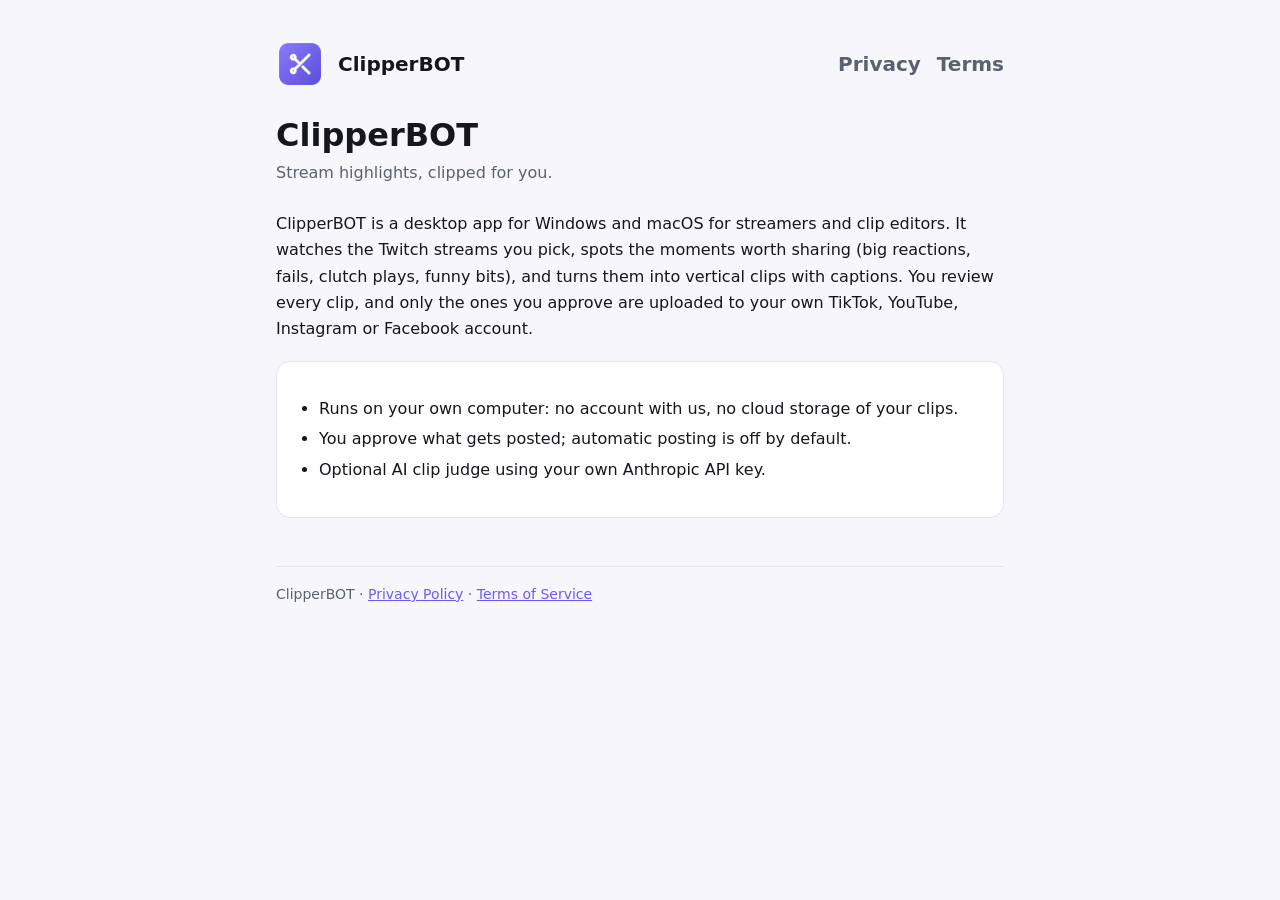
<file: index.html>
<!doctype html>
<html lang="en">
<head>
<meta charset="utf-8">
<meta name="viewport" content="width=device-width, initial-scale=1">
<title>ClipperBOT</title>
<link rel="icon" href="logo.png">
<link rel="stylesheet" href="style.css">
</head>
<body>
<main>
<header>
  <img src="logo.png" alt="">
  <a href="./">ClipperBOT</a>
  <nav><a href="privacy.html">Privacy</a><a href="terms.html">Terms</a></nav>
</header>

<h1>ClipperBOT</h1>
<p class="meta">Stream highlights, clipped for you.</p>

<p>ClipperBOT is a desktop app for Windows and macOS for streamers and clip editors. It watches the Twitch streams you
pick, spots the moments worth sharing (big reactions, fails, clutch plays, funny bits), and turns them into vertical
clips with captions. You review every clip, and only the ones you approve are uploaded to your own TikTok, YouTube,
Instagram or Facebook account.</p>

<div class="card">
  <ul>
    <li>Runs on your own computer: no account with us, no cloud storage of your clips.</li>
    <li>You approve what gets posted; automatic posting is off by default.</li>
    <li>Optional AI clip judge using your own Anthropic API key.</li>
  </ul>
</div>

<footer>ClipperBOT &middot; <a href="privacy.html">Privacy Policy</a> &middot; <a href="terms.html">Terms of Service</a></footer>
</main>
</body>
</html>
</file>
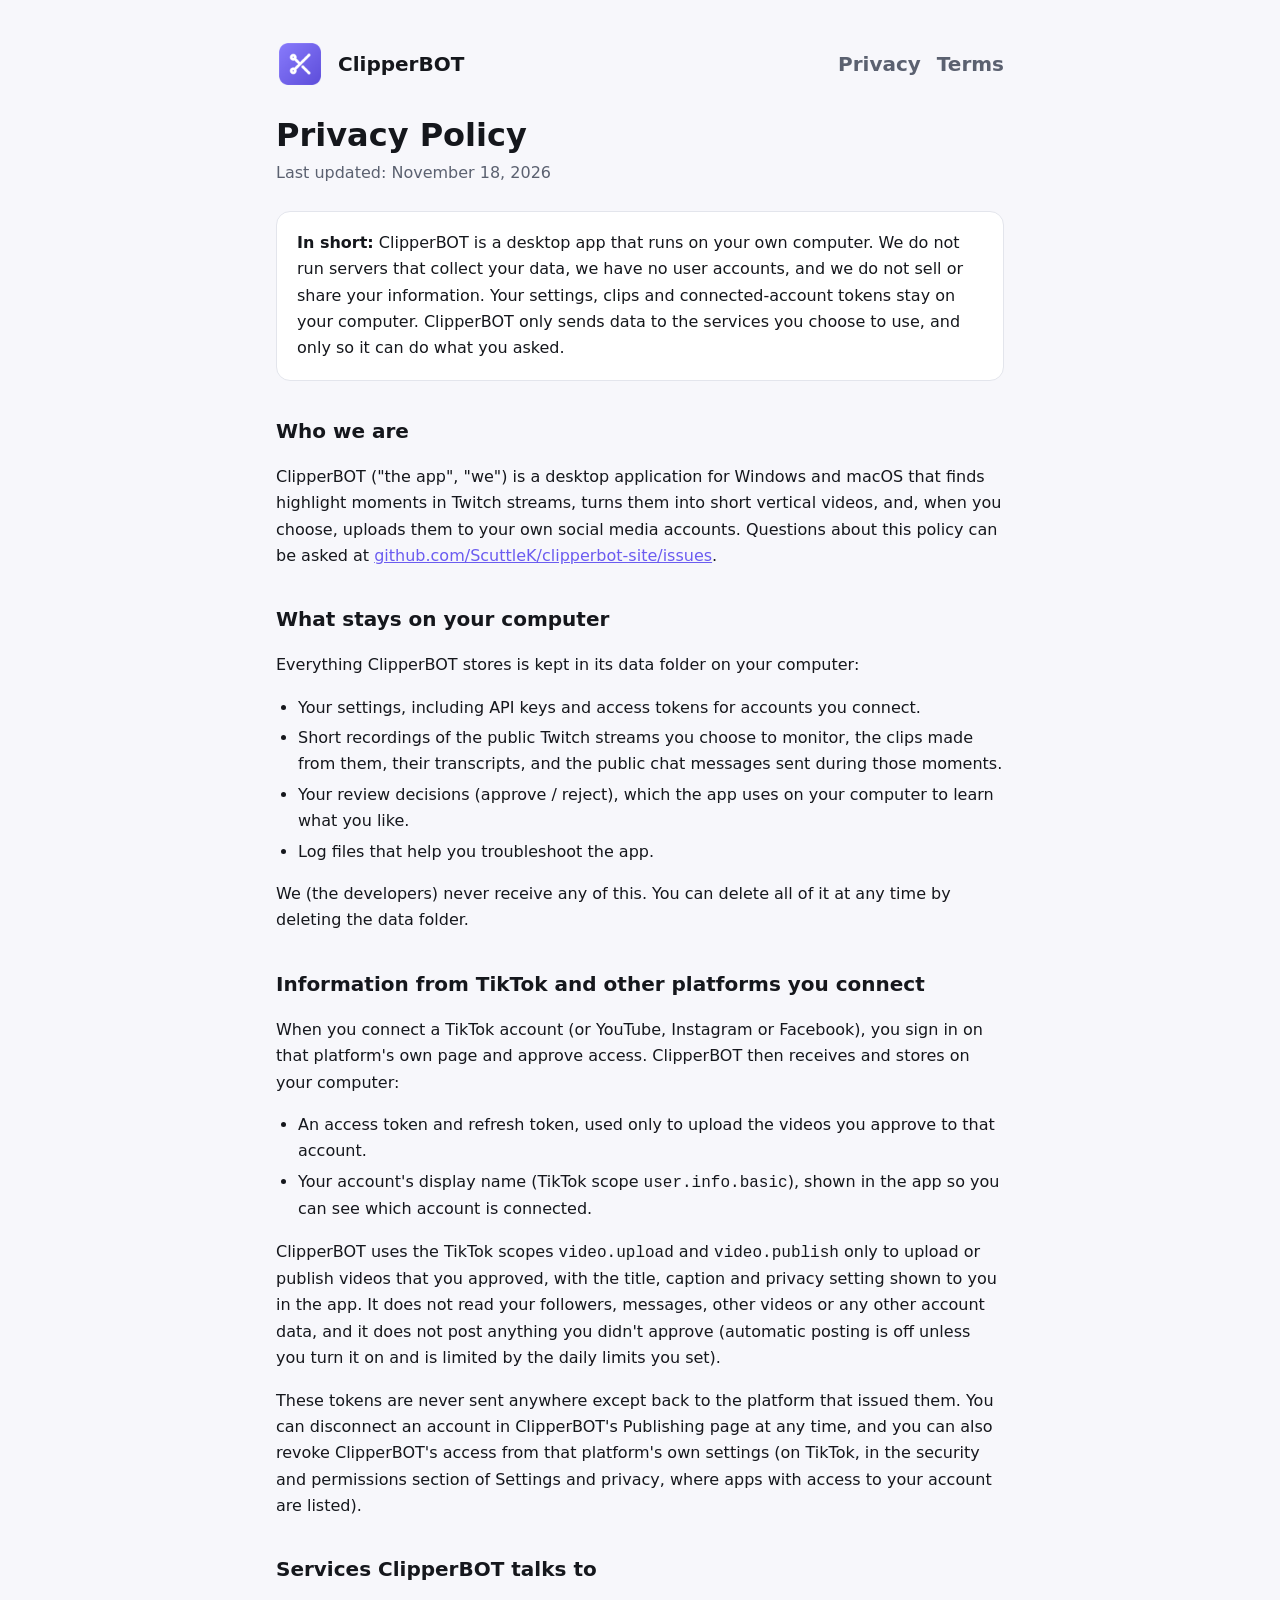
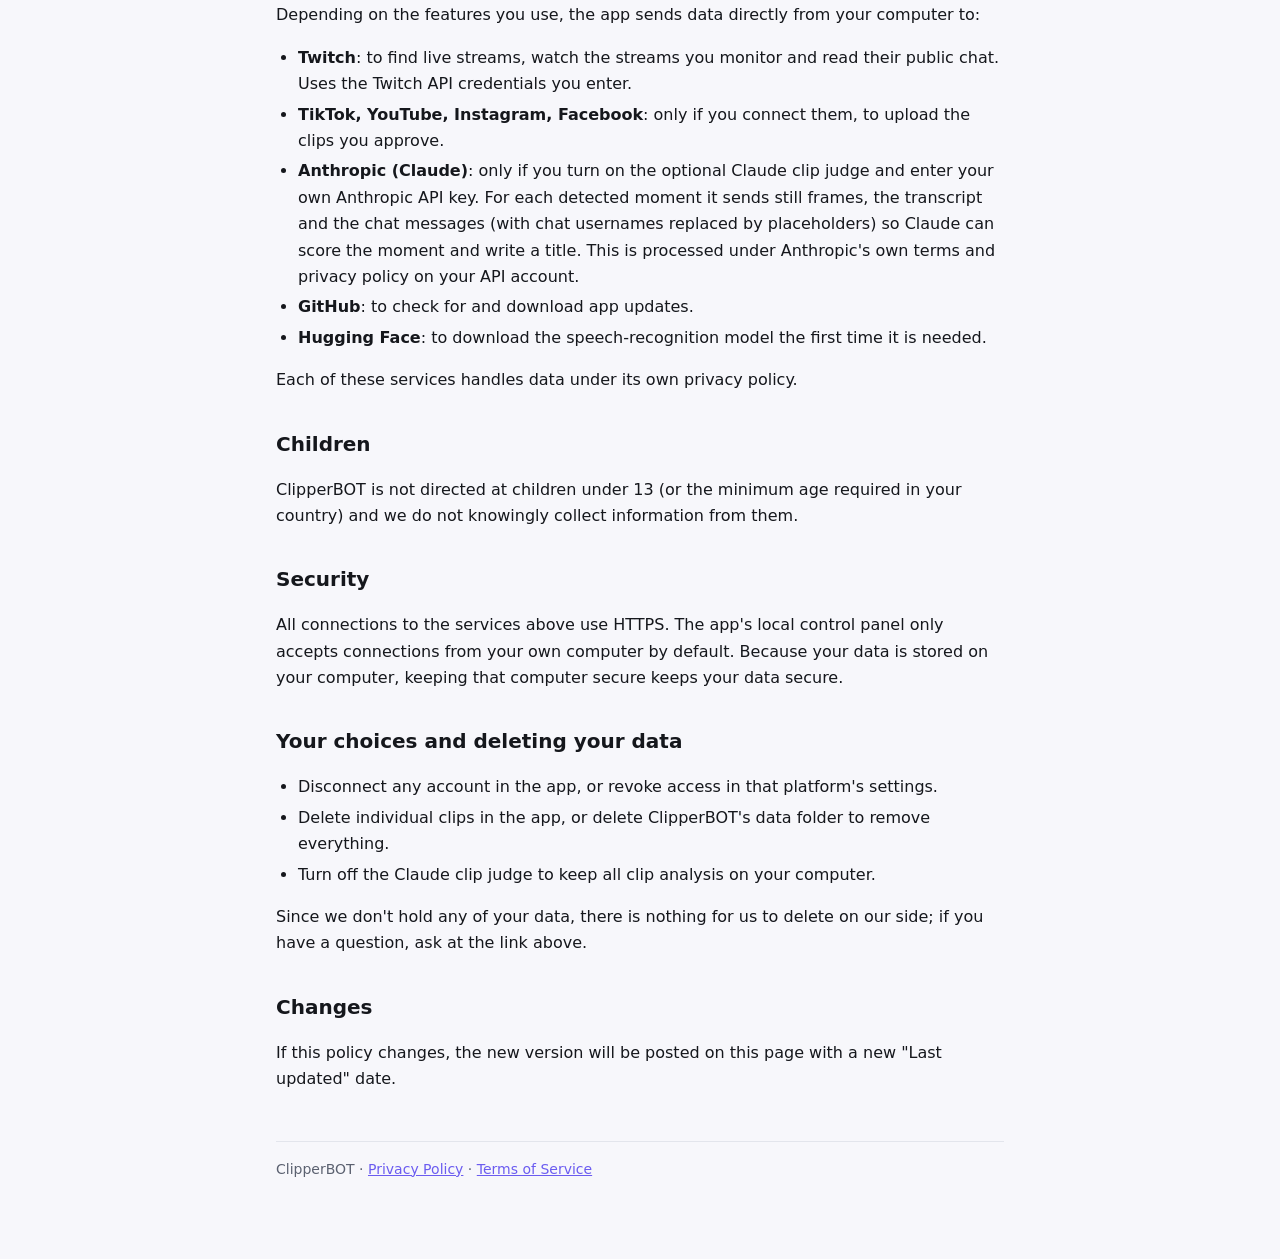
<file: privacy.html>
<!doctype html>
<html lang="en">
<head>
<meta charset="utf-8">
<meta name="viewport" content="width=device-width, initial-scale=1">
<title>ClipperBOT Privacy Policy</title>
<link rel="icon" href="logo.png">
<link rel="stylesheet" href="style.css">
</head>
<body>
<main>
<header>
  <img src="logo.png" alt="">
  <a href="./">ClipperBOT</a>
  <nav><a href="privacy.html">Privacy</a><a href="terms.html">Terms</a></nav>
</header>

<h1>Privacy Policy</h1>
<p class="meta">Last updated: November 18, 2026</p>

<div class="card">
  <b>In short:</b> ClipperBOT is a desktop app that runs on your own computer. We do not run servers that collect your data,
  we have no user accounts, and we do not sell or share your information. Your settings, clips and connected-account
  tokens stay on your computer. ClipperBOT only sends data to the services you choose to use, and only so it can do
  what you asked.
</div>

<h2>Who we are</h2>
<p>ClipperBOT ("the app", "we") is a desktop application for Windows and macOS that finds highlight moments in Twitch
streams, turns them into short vertical videos, and, when you choose, uploads them to your own social media accounts.
Questions about this policy can be asked at <a href="https://github.com/ScuttleK/clipperbot-site/issues">github.com/ScuttleK/clipperbot-site/issues</a>.</p>

<h2>What stays on your computer</h2>
<p>Everything ClipperBOT stores is kept in its data folder on your computer:</p>
<ul>
  <li>Your settings, including API keys and access tokens for accounts you connect.</li>
  <li>Short recordings of the public Twitch streams you choose to monitor, the clips made from them, their transcripts,
    and the public chat messages sent during those moments.</li>
  <li>Your review decisions (approve / reject), which the app uses on your computer to learn what you like.</li>
  <li>Log files that help you troubleshoot the app.</li>
</ul>
<p>We (the developers) never receive any of this. You can delete all of it at any time by deleting the data folder.</p>

<h2>Information from TikTok and other platforms you connect</h2>
<p>When you connect a TikTok account (or YouTube, Instagram or Facebook), you sign in on that platform's own page and
approve access. ClipperBOT then receives and stores on your computer:</p>
<ul>
  <li>An access token and refresh token, used only to upload the videos you approve to that account.</li>
  <li>Your account's display name (TikTok scope <code>user.info.basic</code>), shown in the app so you can see which account is connected.</li>
</ul>
<p>ClipperBOT uses the TikTok scopes <code>video.upload</code> and <code>video.publish</code> only to upload or publish videos
that you approved, with the title, caption and privacy setting shown to you in the app. It does not read your
followers, messages, other videos or any other account data, and it does not post anything you didn't approve
(automatic posting is off unless you turn it on and is limited by the daily limits you set).</p>
<p>These tokens are never sent anywhere except back to the platform that issued them. You can disconnect an account
in ClipperBOT's Publishing page at any time, and you can also revoke ClipperBOT's access from that platform's own
settings (on TikTok, in the security and permissions section of Settings and privacy, where apps with access to
your account are listed).</p>

<h2>Services ClipperBOT talks to</h2>
<p>Depending on the features you use, the app sends data directly from your computer to:</p>
<ul>
  <li><b>Twitch</b>: to find live streams, watch the streams you monitor and read their public chat. Uses the Twitch API credentials you enter.</li>
  <li><b>TikTok, YouTube, Instagram, Facebook</b>: only if you connect them, to upload the clips you approve.</li>
  <li><b>Anthropic (Claude)</b>: only if you turn on the optional Claude clip judge and enter your own Anthropic API key.
    For each detected moment it sends still frames, the transcript and the chat messages (with chat usernames replaced
    by placeholders) so Claude can score the moment and write a title. This is processed under Anthropic's own terms
    and privacy policy on your API account.</li>
  <li><b>GitHub</b>: to check for and download app updates.</li>
  <li><b>Hugging Face</b>: to download the speech-recognition model the first time it is needed.</li>
</ul>
<p>Each of these services handles data under its own privacy policy.</p>

<h2>Children</h2>
<p>ClipperBOT is not directed at children under 13 (or the minimum age required in your country) and we do not
knowingly collect information from them.</p>

<h2>Security</h2>
<p>All connections to the services above use HTTPS. The app's local control panel only accepts connections from your
own computer by default. Because your data is stored on your computer, keeping that computer secure keeps your data secure.</p>

<h2>Your choices and deleting your data</h2>
<ul>
  <li>Disconnect any account in the app, or revoke access in that platform's settings.</li>
  <li>Delete individual clips in the app, or delete ClipperBOT's data folder to remove everything.</li>
  <li>Turn off the Claude clip judge to keep all clip analysis on your computer.</li>
</ul>
<p>Since we don't hold any of your data, there is nothing for us to delete on our side; if you have a question, ask at
the link above.</p>

<h2>Changes</h2>
<p>If this policy changes, the new version will be posted on this page with a new "Last updated" date.</p>

<footer>ClipperBOT &middot; <a href="privacy.html">Privacy Policy</a> &middot; <a href="terms.html">Terms of Service</a></footer>
</main>
</body>
</html>
</file>
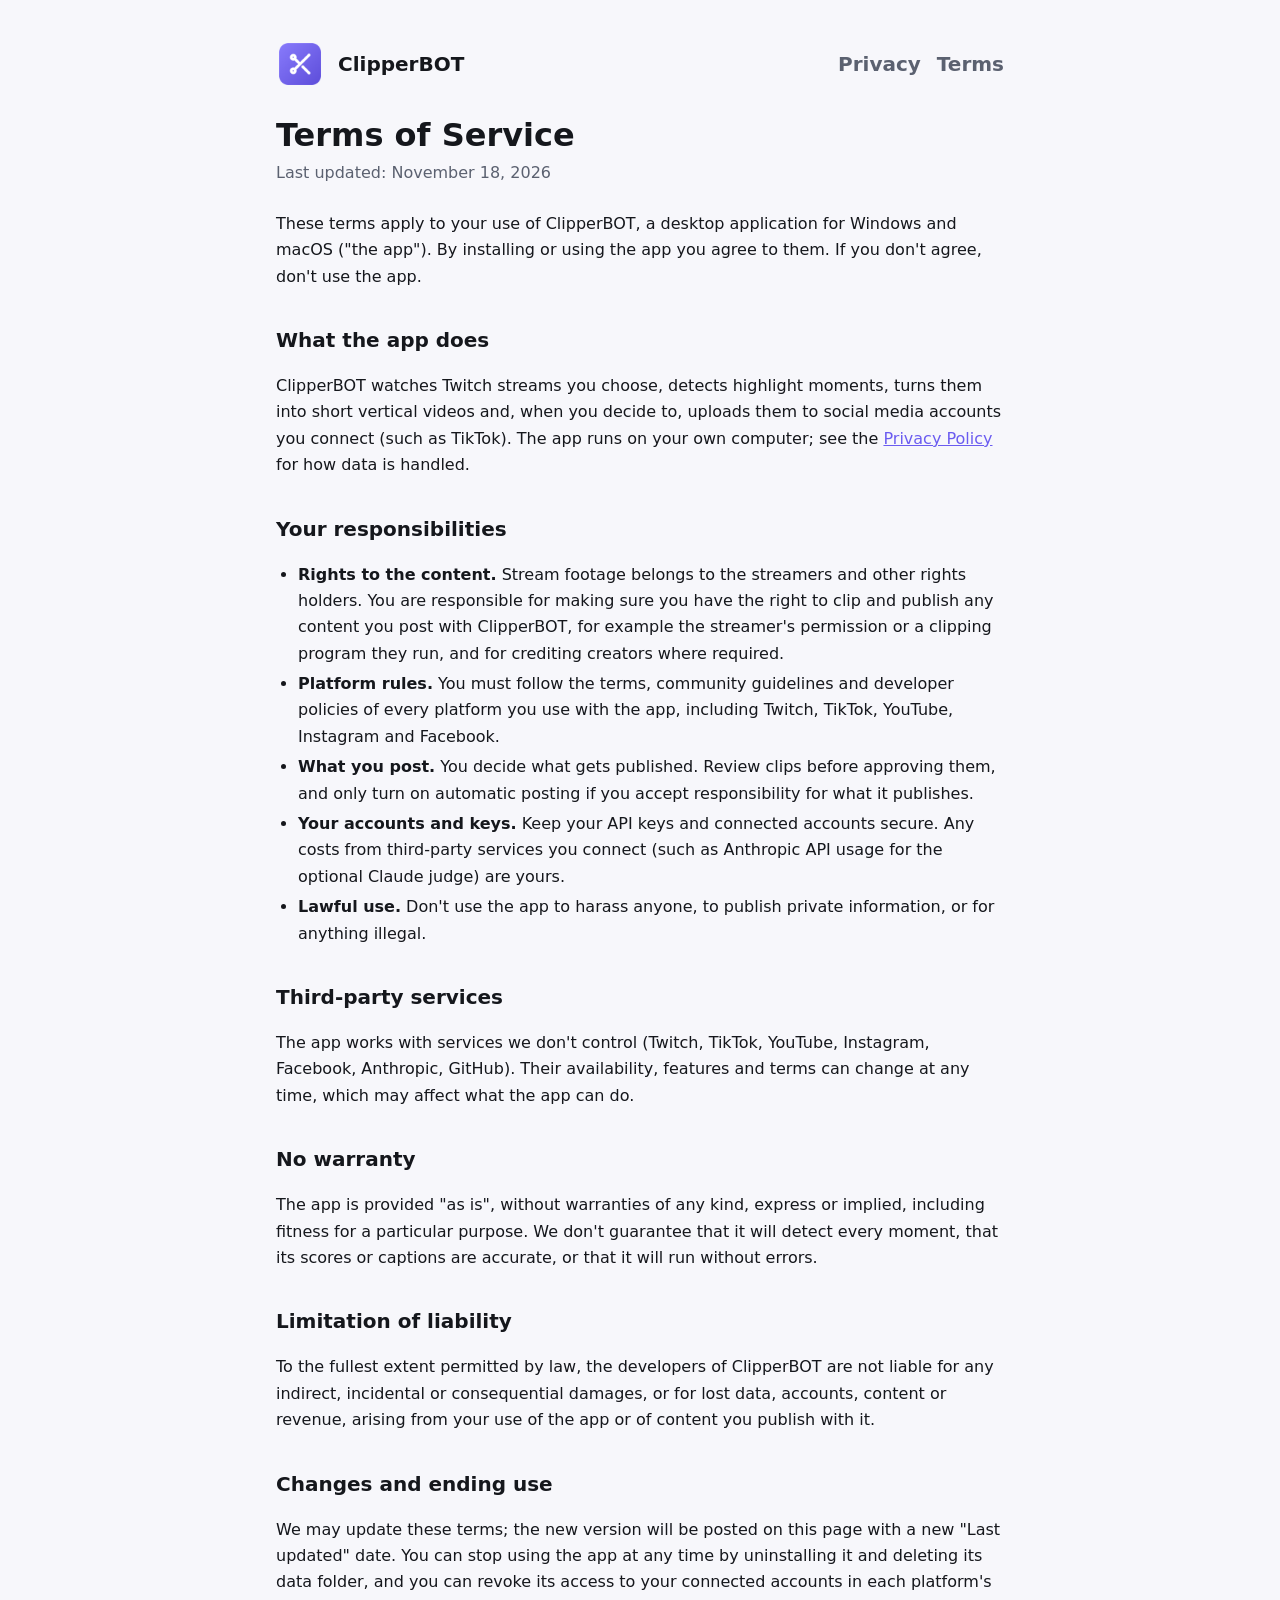
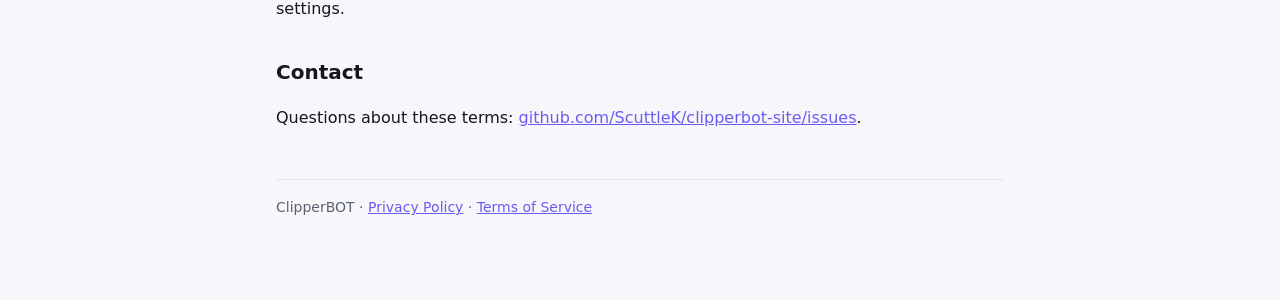
<file: terms.html>
<!doctype html>
<html lang="en">
<head>
<meta charset="utf-8">
<meta name="viewport" content="width=device-width, initial-scale=1">
<title>ClipperBOT Terms of Service</title>
<link rel="icon" href="logo.png">
<link rel="stylesheet" href="style.css">
</head>
<body>
<main>
<header>
  <img src="logo.png" alt="">
  <a href="./">ClipperBOT</a>
  <nav><a href="privacy.html">Privacy</a><a href="terms.html">Terms</a></nav>
</header>

<h1>Terms of Service</h1>
<p class="meta">Last updated: November 18, 2026</p>

<p>These terms apply to your use of ClipperBOT, a desktop application for Windows and macOS ("the app"). By installing
or using the app you agree to them. If you don't agree, don't use the app.</p>

<h2>What the app does</h2>
<p>ClipperBOT watches Twitch streams you choose, detects highlight moments, turns them into short vertical videos and,
when you decide to, uploads them to social media accounts you connect (such as TikTok). The app runs on your own
computer; see the <a href="privacy.html">Privacy Policy</a> for how data is handled.</p>

<h2>Your responsibilities</h2>
<ul>
  <li><b>Rights to the content.</b> Stream footage belongs to the streamers and other rights holders. You are responsible
    for making sure you have the right to clip and publish any content you post with ClipperBOT, for example the
    streamer's permission or a clipping program they run, and for crediting creators where required.</li>
  <li><b>Platform rules.</b> You must follow the terms, community guidelines and developer policies of every platform you
    use with the app, including Twitch, TikTok, YouTube, Instagram and Facebook.</li>
  <li><b>What you post.</b> You decide what gets published. Review clips before approving them, and only turn on automatic
    posting if you accept responsibility for what it publishes.</li>
  <li><b>Your accounts and keys.</b> Keep your API keys and connected accounts secure. Any costs from third-party services
    you connect (such as Anthropic API usage for the optional Claude judge) are yours.</li>
  <li><b>Lawful use.</b> Don't use the app to harass anyone, to publish private information, or for anything illegal.</li>
</ul>

<h2>Third-party services</h2>
<p>The app works with services we don't control (Twitch, TikTok, YouTube, Instagram, Facebook, Anthropic, GitHub).
Their availability, features and terms can change at any time, which may affect what the app can do.</p>

<h2>No warranty</h2>
<p>The app is provided "as is", without warranties of any kind, express or implied, including fitness for a particular
purpose. We don't guarantee that it will detect every moment, that its scores or captions are accurate, or that it
will run without errors.</p>

<h2>Limitation of liability</h2>
<p>To the fullest extent permitted by law, the developers of ClipperBOT are not liable for any indirect, incidental or
consequential damages, or for lost data, accounts, content or revenue, arising from your use of the app or of content
you publish with it.</p>

<h2>Changes and ending use</h2>
<p>We may update these terms; the new version will be posted on this page with a new "Last updated" date. You can stop
using the app at any time by uninstalling it and deleting its data folder, and you can revoke its access to your
connected accounts in each platform's settings.</p>

<h2>Contact</h2>
<p>Questions about these terms: <a href="https://github.com/ScuttleK/clipperbot-site/issues">github.com/ScuttleK/clipperbot-site/issues</a>.</p>

<footer>ClipperBOT &middot; <a href="privacy.html">Privacy Policy</a> &middot; <a href="terms.html">Terms of Service</a></footer>
</main>
</body>
</html>
</file>
<file: style.css>
:root{--bg:#f7f7fb;--fg:#15171c;--muted:#5b6170;--card:#fff;--line:#e3e5ec;--accent:#6b5cf0}
@media (prefers-color-scheme:dark){:root{--bg:#0c0e14;--fg:#eceef1;--muted:#a0a6b0;--card:#151821;--line:#262a36;--accent:#9a8cff}}
*{box-sizing:border-box}body{margin:0;background:var(--bg);color:var(--fg);font:16px/1.65 system-ui,-apple-system,"Segoe UI",sans-serif}
main{max-width:760px;margin:0 auto;padding:40px 16px 80px}
header{display:flex;align-items:center;gap:14px;margin-bottom:28px}header img{width:48px;height:48px;border-radius:12px}
header a{color:inherit;text-decoration:none;font-weight:700;font-size:20px}
nav{margin-left:auto;display:flex;gap:16px;font-size:15px}nav a{color:var(--muted);text-decoration:none}nav a:hover{color:var(--accent)}
h1{font-size:32px;line-height:1.2;margin:0 0 6px}h2{font-size:20px;margin:34px 0 8px}
.meta{color:var(--muted);margin:0 0 24px}a{color:var(--accent)}
.card{background:var(--card);border:1px solid var(--line);border-radius:14px;padding:18px 20px;margin:18px 0}
ul{padding-left:22px}li{margin:4px 0}footer{margin-top:48px;color:var(--muted);font-size:14px;border-top:1px solid var(--line);padding-top:16px}
</file>
